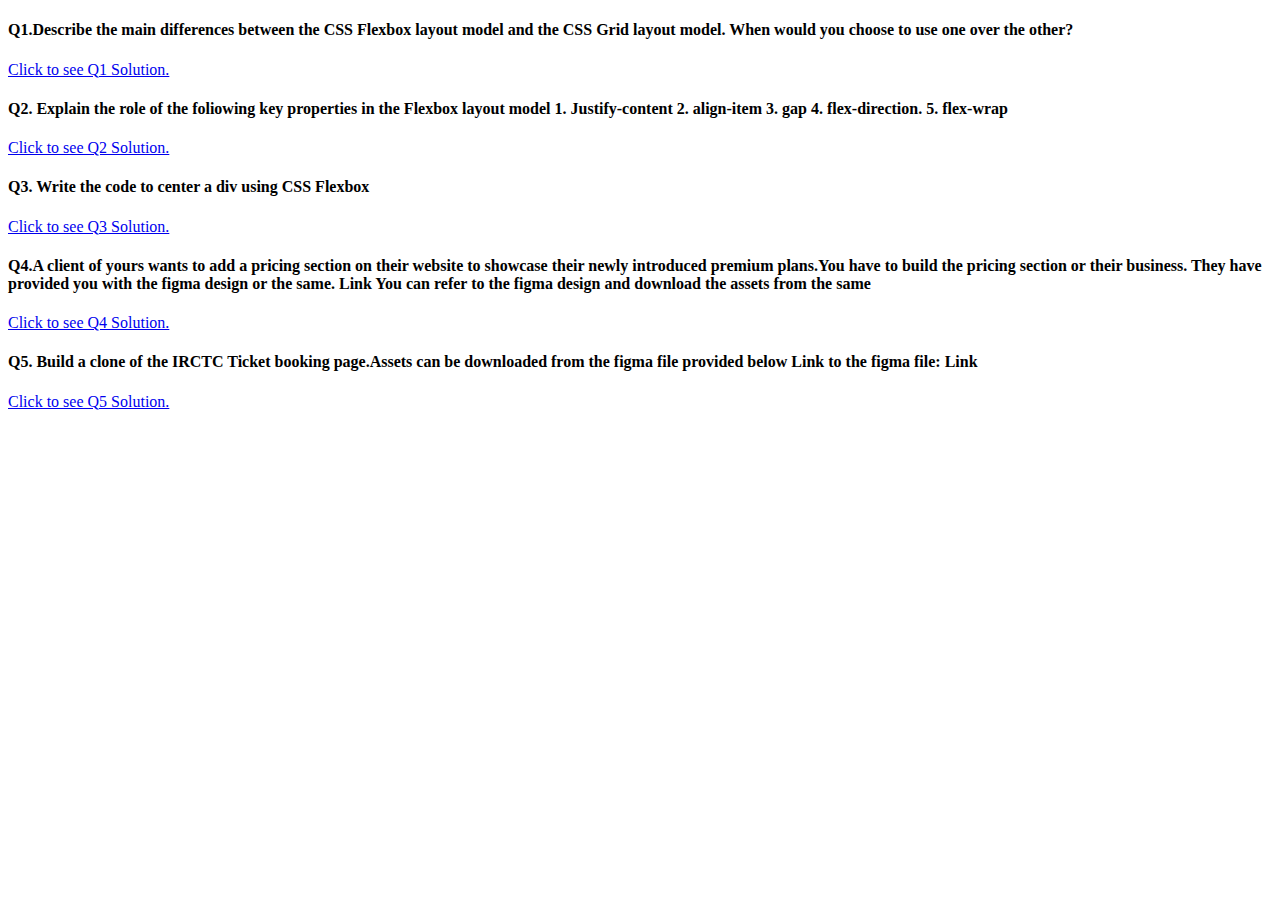
<file: index.html>
<!DOCTYPE html>
<html lang="en">
<head>
    <meta charset="UTF-8">
    <meta name="viewport" content="width=device-width, initial-scale=1.0">
    <title>Flexbox Assignment</title>
</head>
<body>
    <h4>Q1.Describe the main differences between the CSS Flexbox layout model and the CSS Grid layout model. When would you choose to use one over the other?</h4>
    
    <a href="./Q1.html" target="_blank">Click to see Q1 Solution.</a>

    <h4>Q2. Explain the role of the foliowing key properties in the Flexbox layout model
        1. Justify-content
        2. align-item
        3. gap
        4. flex-direction.
        5. flex-wrap</h4>
    
    <a href="./Q2.html" target="_blank">Click to see Q2 Solution.</a>

    <h4>Q3. Write the code to center a div using CSS Flexbox</h4>
    
    <a href="./Q3.html" target="_blank">Click to see Q3 Solution.</a>

    <h4>Q4.A client of yours wants to add a pricing section on their website to showcase their newly introduced premium plans.You have to build the pricing section or their business. They have provided you with the figma design or the same. Link You can refer to the figma design and download the assets from the same</h4>
    
    <a href="./Q4.html" target="_blank">Click to see Q4 Solution.</a>

    <h4>Q5. Build a clone of the IRCTC Ticket booking page.Assets can be downloaded from the figma file provided below Link to the figma file: Link</h4>
    
    <a href="./Q5.html" target="_blank">Click to see Q5 Solution.</a>
</body>
</html>
</file>
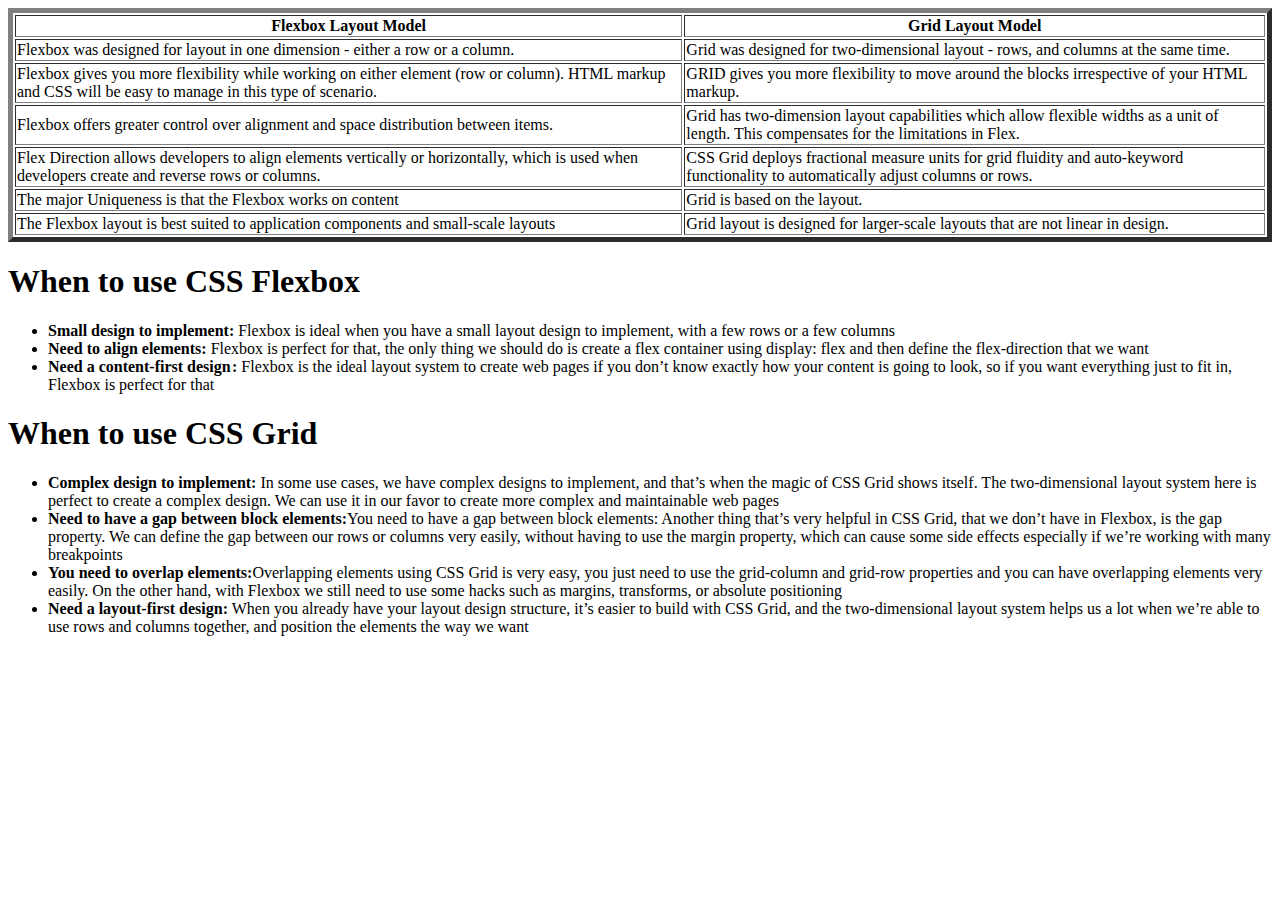
<file: Q1.html>
<!DOCTYPE html>
<html lang="en">
<head>
    <meta charset="UTF-8">
    <meta name="viewport" content="width=device-width, initial-scale=1.0">
    <title>Document</title>
</head>
<body>
    <!-- Describe the main differences between the CSS Flexbox layout model and the CSS Grid layout model. When would you choose to use one over the other? -->
    <table border="5">
        <tr>
            <th>Flexbox Layout Model</th>
            <th>Grid Layout Model</th>
        </tr>
        <tr>
            <td> Flexbox was designed for layout in one dimension - either a row or a column.</td>
            <td>Grid was designed for two-dimensional layout - rows, and columns at the same time.</td>
        </tr>
        <tr>
            <td>Flexbox gives you more flexibility while working on either element (row or column). HTML markup and CSS will be easy to manage in this type of scenario.</td>
            <td>GRID gives you more flexibility to move around the blocks irrespective of your HTML markup.</td>
        </tr>
        <tr>
            <td>Flexbox offers greater control over alignment and space distribution between items.</td>
            <td>Grid has two-dimension layout capabilities which allow flexible widths as a unit of length. This compensates for the limitations in Flex.</td>
        </tr>
        <tr>
            <td>Flex Direction allows developers to align elements vertically or horizontally, which is used when developers create and reverse rows or columns.</td>
            <td>CSS Grid deploys fractional measure units for grid fluidity and auto-keyword functionality to automatically adjust columns or rows.</td>
        </tr>
        <tr>
            <td>The major Uniqueness is that the Flexbox works on content </td>
            <td> Grid is based on the layout.</td>
        </tr>
        <tr>
            <td>The Flexbox layout is best suited to application components and small-scale layouts</td>
            <td>Grid layout is designed for larger-scale layouts that are not linear in design.</td>
        </tr>
    </table>
    <h1>When to use CSS Flexbox</h1>
    <ul>
        <li><strong>Small design to implement:</strong> Flexbox is ideal when you have a small layout design to implement, with a few rows or a few columns</li>
        <li><strong>Need to align elements:</strong> Flexbox is perfect for that, the only thing we should do is create a flex container using display: flex and then define the flex-direction that we want</li>
        <li><strong>Need a content-first design :</strong> Flexbox is the ideal layout system to create web pages if you don’t know exactly how your content is going to look, so if you want everything just to fit in, Flexbox is perfect for that</li>
    </ul>

    <h1>When to use CSS Grid</h1>
    <ul>
        <li><strong>Complex design to implement:</strong> In some use cases, we have complex designs to implement, and that’s when the magic of CSS Grid shows itself. The two-dimensional layout system here is perfect to create a complex design. We can use it in our favor to create more complex and maintainable web pages</li>
        <li><strong>Need to have a gap between block elements:</strong>You need to have a gap between block elements: Another thing that’s very helpful in CSS Grid, that we don’t have in Flexbox, is the gap property. We can define the gap between our rows or columns very easily, without having to use the margin property, which can cause some side effects especially if we’re working with many breakpoints</li>
        <li><strong>You need to overlap elements:</strong>Overlapping elements using CSS Grid is very easy, you just need to use the grid-column and grid-row properties and you can have overlapping elements very easily. On the other hand, with Flexbox we still need to use some hacks such as margins, transforms, or absolute positioning</li>
        <li><strong>Need a layout-first design:</strong>  When you already have your layout design structure, it’s easier to build with CSS Grid, and the two-dimensional layout system helps us a lot when we’re able to use rows and columns together, and position the elements the way we want</li>
    </ul>
</body>
</html>
</file>
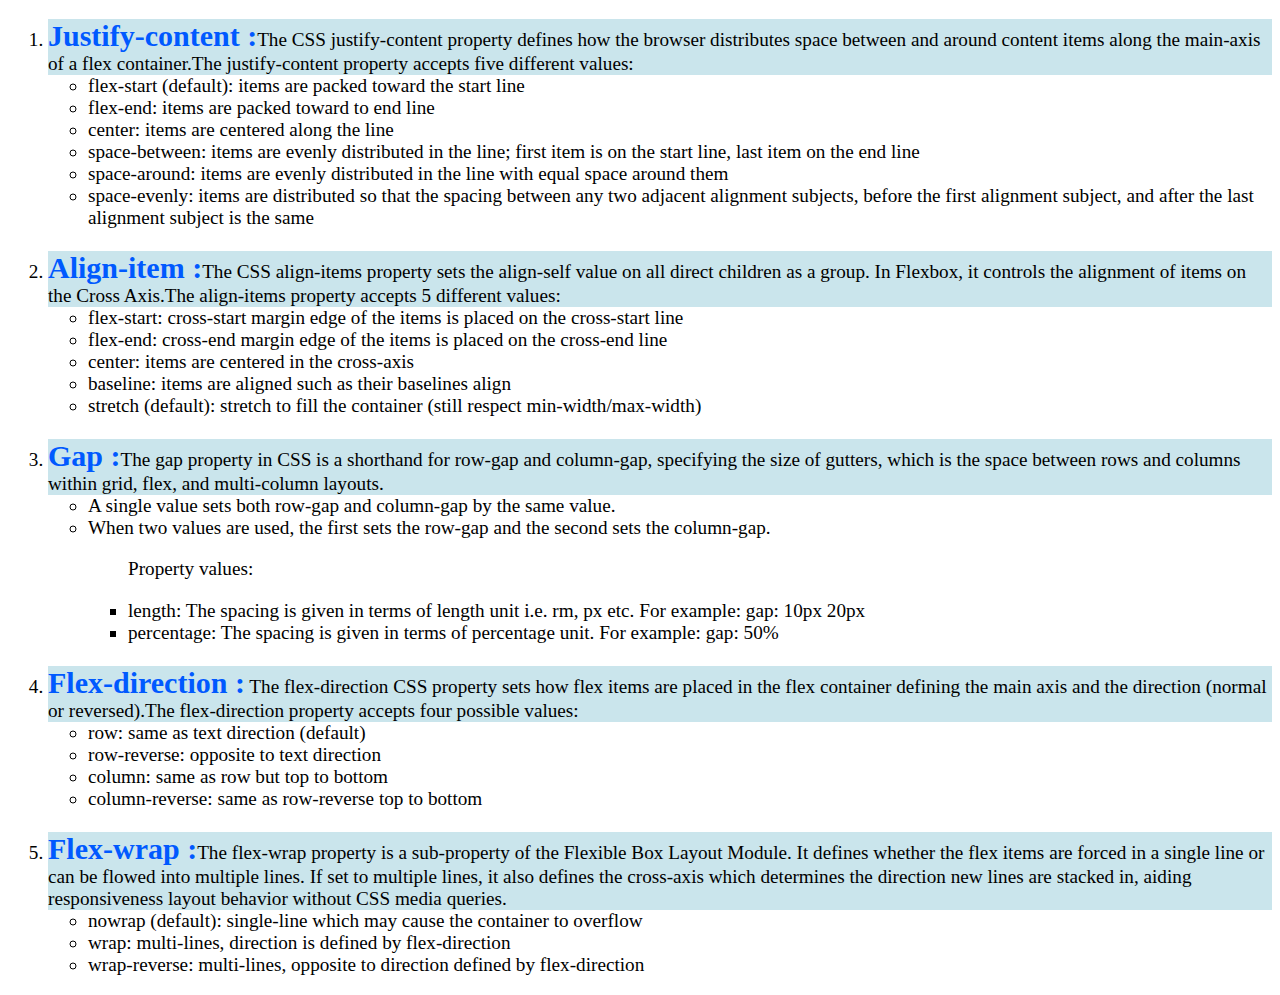
<file: Q2.html>
<!DOCTYPE html>
<html lang="en">
<head>
    <meta charset="UTF-8">
    <meta name="viewport" content="width=device-width, initial-scale=1.0">
    <title>Document</title>
    <style>
        .ordered-list{
            font-size: larger;

        }
        .ordered-list strong{
            font-size: 30px;
            color: #0059ff;
        }
        .one{
            background-color: #cae5ec;
        }
    
    </style>
</head>
<body>
    <!-- Explain the role of the foliowing key properties in the Flexbox layout model
    1. Justify-content
    2. align-item
    3. gap
    4. flex-directio.
    5. flex-wrap -->
    <ol class="ordered-list">
        <li class="one"><strong>Justify-content :</strong>The CSS justify-content property defines how the browser distributes space between and around content items along the main-axis of a flex container.The justify-content property accepts five different values:</li>
        <ul>
            <li>flex-start (default): items are packed toward the start line</li>
            <li>flex-end: items are packed toward to end line</li>
            <li>center: items are centered along the line</li>
            <li>space-between: items are evenly distributed in the line; first item is on the start line, last item on the end line</li>
            <li>space-around: items are evenly distributed in the line with equal space around them</li>
            <li>space-evenly: items are distributed so that the spacing between any two adjacent alignment subjects, before the first alignment subject, and after the last alignment subject is the same</li>
        </ul>
        <br>
        <li class="one"><strong>Align-item :</strong>The CSS align-items property sets the align-self value on all direct children as a group. In Flexbox, it controls the alignment of items on the Cross Axis.The align-items property accepts 5 different values:</li>
        <ul>
            <li>flex-start: cross-start margin edge of the items is placed on the cross-start line</li>
            <li>flex-end: cross-end margin edge of the items is placed on the cross-end line</li>
            <li>center: items are centered in the cross-axis</li>
            <li>baseline: items are aligned such as their baselines align</li>
            <li>stretch (default): stretch to fill the container (still respect min-width/max-width)</li>
        </ul>
        <br>
        <li  class="one"><strong>Gap :</strong>The gap property in CSS is a shorthand for row-gap and column-gap, specifying the size of gutters, which is the space between rows and columns within grid, flex, and multi-column layouts.</li>
        <ul>
            <li>A single value sets both row-gap and column-gap by the same value.</li>
            <li>When two values are used, the first sets the row-gap and the second sets the column-gap.</li>
            <ul>
            <p>Property values:</p>
            <li>length: The spacing is given in terms of length unit i.e. rm, px etc. For example: gap: 10px 20px</li>
            <li>percentage:  The spacing is given in terms of percentage unit. For example: gap: 50%</li>
        </ul>
        </ul>
        <br>
        <li  class="one"><strong>Flex-direction :</strong>
            The flex-direction CSS property sets how flex items are placed in the flex container defining the main axis and the direction (normal or reversed).The flex-direction property accepts four possible values:
        </li>
            <ul>
                <li>row: same as text direction (default)</li>
                <li>row-reverse: opposite to text direction</li>
                <li>column: same as row but top to bottom</li>
                <li>column-reverse: same as row-reverse top to bottom</li>
            </ul>
    
        <br>
        <li  class="one"><strong>Flex-wrap :</strong>The flex-wrap property is a sub-property of the Flexible Box Layout Module. It defines whether the flex items are forced in a single line or can be flowed into multiple lines. If set to multiple lines, it also defines the cross-axis which determines the direction new lines are stacked in, aiding responsiveness layout behavior without CSS media queries.
        </li>
        <ul>
            <li>nowrap (default): single-line which may cause the container to overflow</li>
            <li>wrap: multi-lines, direction is defined by flex-direction</li>
            <li>wrap-reverse: multi-lines, opposite to direction defined by flex-direction</li>
        </ul>
       
    </ol>
</body>
</html>
</file>
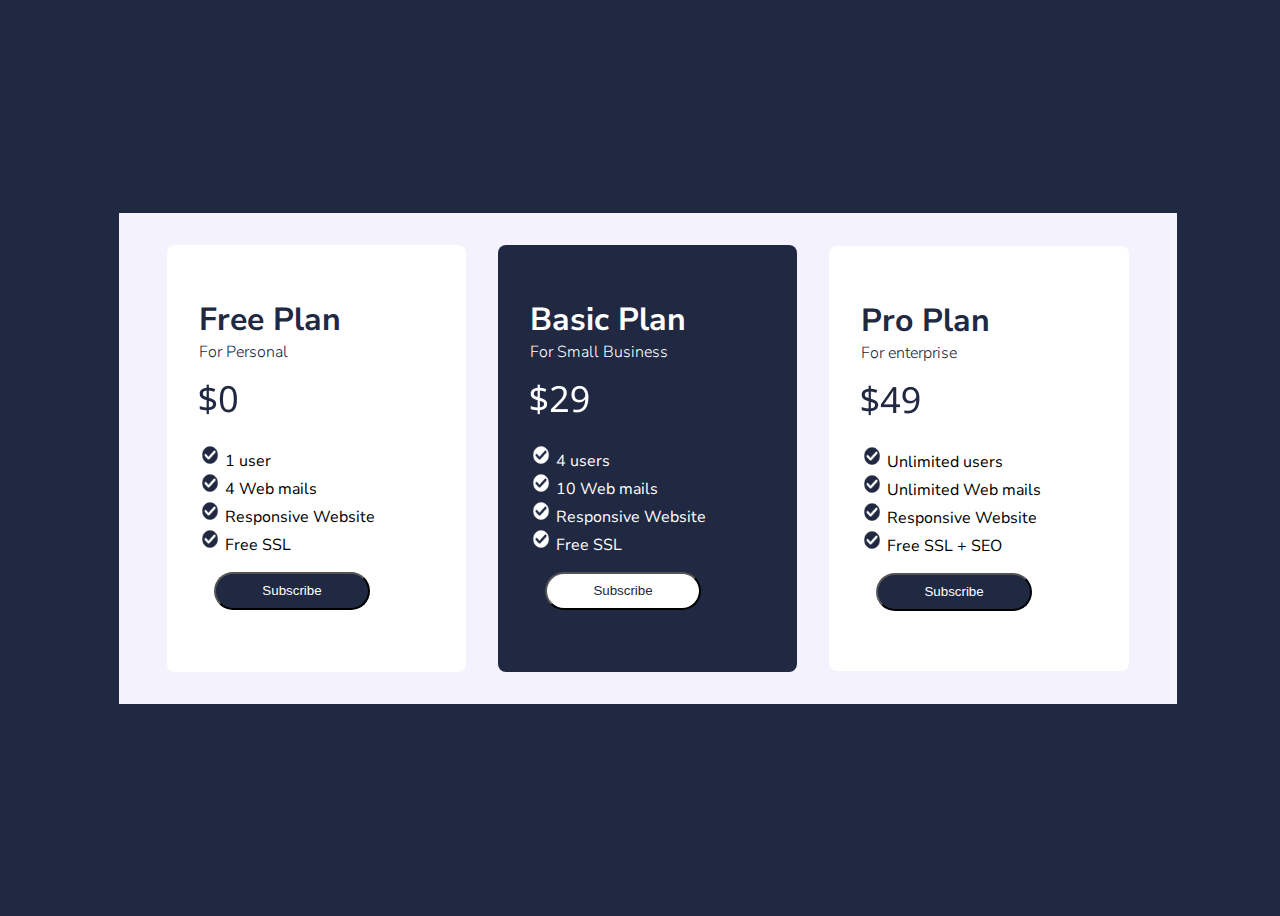
<file: Q4.html>
<!DOCTYPE html>
<html lang="en">
<head>
    <meta charset="UTF-8">
    <meta name="viewport" content="width=device-width, initial-scale=1.0">
    <title>Q4 Solution</title>
    <!-- google font link -->
    <link rel="preconnect" href="https://fonts.googleapis.com">
<link rel="preconnect" href="https://fonts.gstatic.com" crossorigin>
<link href="https://fonts.googleapis.com/css2?family=Nunito+Sans:opsz,wght@6..12,700&display=swap" rel="stylesheet">

    <style>
        body{
            background-color: #202842;
            width: 100vw;
            height: 100vh;
            display: flex;
            justify-content: center;
            align-items: center;
        }
        .pricing-section{
            width: 962px;
            height: 427px;
            padding: 32px 48px;
            background-color: #F4F2FD;
            gap: 32px;
            display: flex;
            justify-content: center;
            align-items: center;
        }
        .card{
            width: 262px;
            height: 363px;
            border-radius: 8px;
            padding: 32px;
            /* gap: 32px; */
            font-family: 'Nunito Sans', sans-serif;
        }
        .card1{
            background-color:#FFFFFF;
        }
        .card2{
            background-color:#202842;
        }
        .card3{
            width: 263px;
            height: 361px;
            background-color:#FFFFFF;
        }
        .card-details{
            width: 198px;
            height: 306px;
            margin-bottom: 16px;
        }
        .card-header{
            width: 198px;
            height: 108px;
        }
        .header-name{
            font-size: 32px;
            font-weight: 700;
            color:#202842;
            margin-bottom: 0px;
            padding-bottom: 0px;
        }
        .card-header h4{
            font-weight: 300;
            font-size: 16px;
            color:#202842;
            margin-top: 0px;
            padding-top: 0px;
        }
        .plan-details{
            width: 198px;
            height: 112px;
            padding: 0px, 0px, 0px, 8px;
        }
        .plan-details ul{
            list-style-type: none;
            margin-left: 0px;
            padding-left: 0px;
            font-size: 16px;
        }
        li img{
            width: 22px;
            height:22px;
        }
        .btn{
            width:156px;
            height:38px;
            padding: 8px, 24px, 8px, 24px;
            border-radius: 50px;
            color: white;
            background: #202842;
            margin-top: 16px;
            margin-left: 15px;
        
        }
        /* CARD-2 */

        .card2 .header-name{
            color: #FFFFFF;
        }
        .card2 h4{
            color: #FFFFFF;
        }
        .card2 ul{
            color: #FFFFFF;
        }
        .btn2{
            background: #FFFFFF;
            color: #202842;
        }

    </style>
</head>
<body>
    <div class="pricing-section">
        <div class="card card1">
            <div class="card-details">
                <div class="card-header">
                    <h1 class="header-name">Free Plan</h1>
                    <h4>For Personal</h4>
                    <img src="./imagesQ4/$0.png" alt="$0">
                </div>
                <br>
                <div class="plan-details">
                    <ul>
                        <li><img src="./imagesQ4/blueCheckMark.png" alt="check mark"> 1 user</li>
                        <li><img src="./imagesQ4/blueCheckMark.png" alt="check mark"> 4 Web mails</li>
                        <li><img src="./imagesQ4/blueCheckMark.png" alt="check mark"> Responsive Website</li>
                        <li><img src="./imagesQ4/blueCheckMark.png" alt="check mark"> Free SSL</li>
                    </ul>
                </div>
                <button class="btn btn1">Subscribe</button>
            </div>
        </div>
        <div class="card card2">
            <div class="card-details">
                    <div class="card-header">
                        <h1 class="header-name">Basic Plan</h1>
                        <h4>For Small Business</h4>
                        <img src="./imagesQ4/$29.png" alt="$29">
                    </div>
                    <br>
                    <div class="plan-details">
                        <ul>
                            <li><img src="./imagesQ4/whiteCheckMark.png" alt="check mark"> 4 users</li>
                            <li><img src="./imagesQ4/whiteCheckMark.png" alt="check mark"> 10 Web mails</li>
                            <li><img src="./imagesQ4/whiteCheckMark.png" alt="check mark"> Responsive Website</li>
                            <li><img src="./imagesQ4/whiteCheckMark.png" alt="check mark"> Free SSL</li>
                        </ul>
                    </div>
                    <button class="btn btn2">Subscribe</button>
                </div>
            </div>
        <div class="card card3">
            <div class="card-details">
                    <div class="card-header">
                        <h1 class="header-name">Pro Plan</h1>
                        <h4>For enterprise</h4>
                        <img src="./imagesQ4/$49.png" alt="$49">
                    </div>
                    <br>
                    <div class="plan-details">
                        <ul>
                            <li><img src="./imagesQ4/blueCheckMark.png" alt="check mark"> Unlimited users</li>
                            <li><img src="./imagesQ4/blueCheckMark.png" alt="check mark"> Unlimited Web mails</li>
                            <li><img src="./imagesQ4/blueCheckMark.png" alt="check mark"> Responsive Website</li>
                            <li><img src="./imagesQ4/blueCheckMark.png" alt="check mark"> Free SSL + SEO</li>
                        </ul>
                    </div>
                    <button class="btn btn1">Subscribe</button>
                </div>
            </div>
    </div>
</body>
</html>
</file>
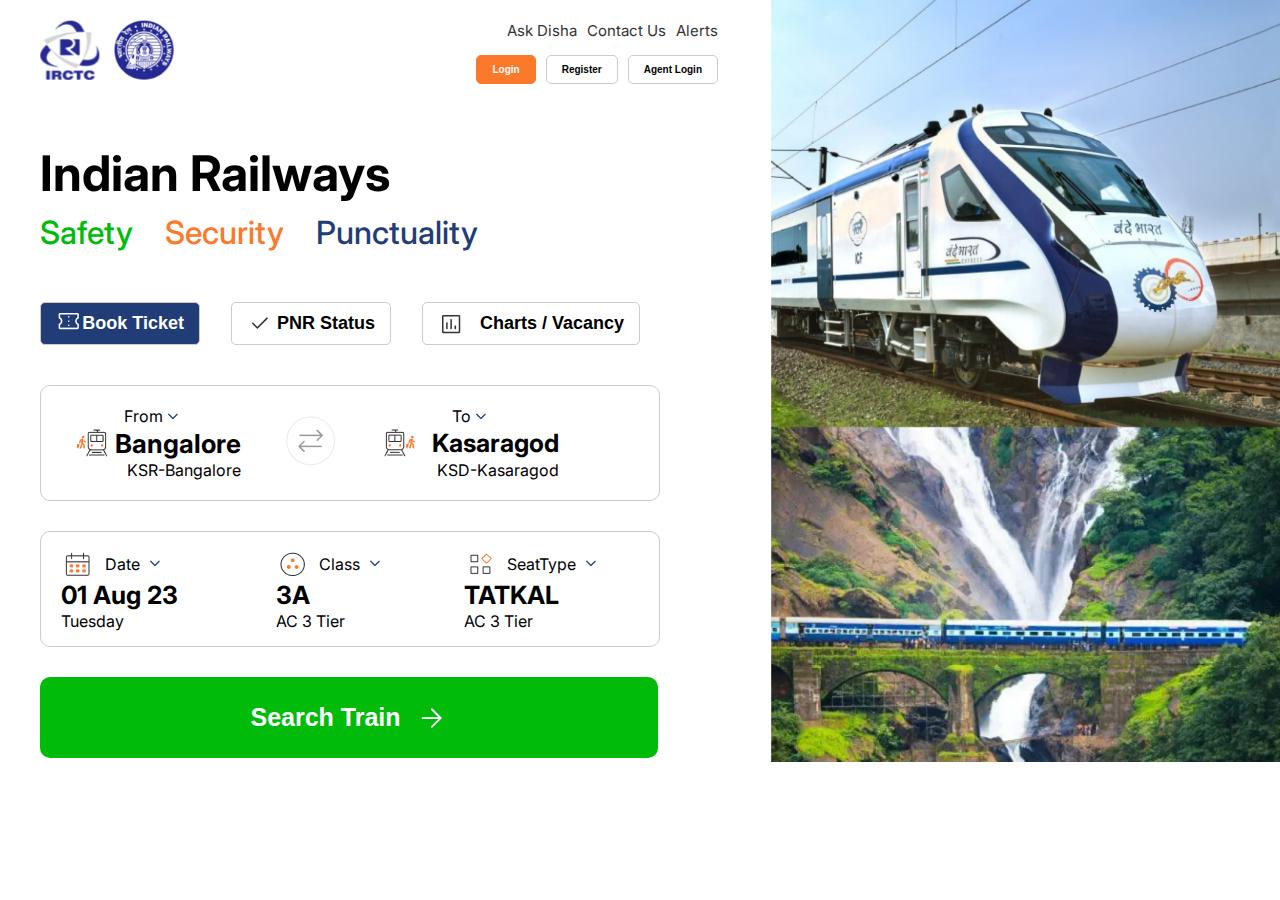
<file: Q5.html>
<!DOCTYPE html>
<html lang="en">
<head>
    <meta charset="UTF-8">
    <meta name="viewport" content="width=device-width, initial-scale=1.0">
    <!-- link to add CSS -->
    <link rel="stylesheet" href="styleQ5.css">
    <!-- link to add Google Font CSS -->
    <link rel="preconnect" href="https://fonts.googleapis.com">
<link rel="preconnect" href="https://fonts.gstatic.com" crossorigin>
<link href="https://fonts.googleapis.com/css2?family=Inter&display=swap" rel="stylesheet">
    <title>Q5 Solution</title>
</head>
<body>
    <!-- container -->
    <div class="container">
        <section class="leftContainer">
        <header>
            <!-- section for logo -->
            <div class="leftContainerLogo">
                <img src="./imagesQ5/logo1.png" alt="irctc logo">
                <img src="./imagesQ5/logo2.png" alt="bhartiya rail logo">
            </div>
            <!-- section for details -->
            <div class="leftContainerOptions">
                <ul>
                    <li><a href="#">Ask Disha</a></li>
                    <li><a href="#">Contact Us</a></li>
                    <li><a href="#">Alerts</a></li>
                </ul>
                <!-- buttons Group -->
            <div class="leftContainerButtonGroup">
                <button>Login</button>
                <button>Register</button>
                <button>Agent Login</button>
            </div>
        </div>
        </header>

        <!-- main section -->
        <section class="leftContainerMain">
            <h1>Indian Railways</h1>
            <h2><span class="greens">Safety</span><span class="oranges">Security</span><span class="blues">Punctuality</span></h2>
        <!-- main button section-->
            <div class="main-buttons">
                <button class="btn"><span><img src="./imagesQ5/BookTktImg.png" alt="BookTktImg"></span> Book Ticket</button>
                <button class="btn"><img src="./imagesQ5/tickImg.png" alt="tickImg"> PNR Status</button>
                <button class="btn"><img src="./imagesQ5/chartsImg.png" alt="chartsImg"> Charts / Vacancy</button>
            </div>
            <!-- main destination section -->
            <div class="leftContainerDestination">
                <div class="From">
                    <p>From <img src="./imagesQ5/Vector.png" alt="vector image"></p>
                    <p><img src="./imagesQ5/FromImg.png" alt="FromImg">Bangalore</p>
                    <p>KSR-Bangalore</p>
                </div>
                <div class="FromToImage"><img src="./imagesQ5/switchFromToImage.png" alt="switchFromToImage"></div>
                <div class="To">
                    <p>To <img src="./imagesQ5/Vector.png" alt="vector image"></p>
                    <p><img src="./imagesQ5/ToImg.png" alt="FromImg">Kasaragod</p>
                    <p>KSD-Kasaragod</p>
                </div>
            </div>
            <!-- main date section -->
            <div class="leftContainerDate">
                <div class="date">
                    <p> <img src="./imagesQ5/calender.png" alt="date calender"> Date  <img src="./imagesQ5/Vector.png" alt="vector image"></p>
                    <p>01 Aug 23</p>
                    <p>Tuesday</p>
                </div>
                <div class="trainClass">
                    <p> <img src="./imagesQ5/trainClassImg.png" alt="train class image">Class<img src="./imagesQ5/Vector.png" alt="vector image"></p>
                    <p>3A</p>
                    <p>AC 3 Tier</p>
                </div>
                <div class="seatType">
                    <p> <img src="./imagesQ5/seatTypeImg.png" alt="seatTypeImg">SeatType <img src="./imagesQ5/Vector.png" alt="vector image"></p>
                    <p>TATKAL</p>
                    <p>AC 3 Tier</p>
                </div>
            </div>

            <button class="search-train">Search Train <img src="./imagesQ5/search-train-arrow.png" alt="search-train-arrow"></button>
        </section>

        </section>
        <!-- section for the right container -->
        <section class="rightContainer">
                <img src="./imagesQ5/Train.png" alt="train">
        </section>
    </div>
</body>
</html>
</file>
<file: styleQ5.css>
/* CSS Reset */
*{
    margin: 0px;
    padding: 0px;
    outline: 0px;
    box-sizing: border-box;
}
.container{
    height: 100vh;
    display: flex;
    font-family: 'Inter', sans-serif;
}
/* designing the header part */
header{
    display: flex;
    align-items: center;
    justify-content: space-between;
}
.leftContainer{
    width: 60%;
    padding: 20px 50px 30px 40px;
}
.leftContainerLogo img{
    width: 60px;
    height: 60px;
}
.leftContainerLogo img:first-child{
    margin-right: 10px;
}
.leftContainerOptions{
    display: flex;
    flex-direction: column;
    gap: 15px;
}
.leftContainerOptions ul{
    display: flex;
    align-items: center;
    gap: 10px;
    align-self: flex-end;
    list-style: none;
}
.leftContainerOptions ul li a{
    text-decoration: none;
    color:#333333;
    font-size: 15px;
}
.leftContainerButtonGroup{
    display: flex;
    align-items: center;
    gap: 10px;
}
.leftContainerButtonGroup button{
    padding: 8px 15px;
    font-weight: bold;
    font-size: 10px;
    background-color: transparent;
    border:1px solid #ccc;
    border-radius: 5px;
}
.leftContainerButtonGroup button:first-child{
    background-color: #FB792B;
    border-color: #FB792B;
    color: white;
}
.rightContainer{
    width: 40%;
    height:max-content;
}
.rightContainer img{
    width: 100%;
    height: 100%;
}
.leftContainerMain h1{
    font-size: 49px;
    font-weight:bolder;
    line-height: 59px;
    margin-top: 60px;
    text-align: left;
    width: 370px;
    color: #000000;
    margin-bottom: 10px;
}
.leftContainerMain h2{
    font-size: 32px;
    line-height: 39px;
    width: 438px;
    display: flex;
    justify-content:space-between;
    margin-bottom: 50px;
    font-weight:500;
}
.leftContainerMain .greens{
    color: #01BB0A;
}
.leftContainerMain .oranges{
    color: #FB792B;
}
.leftContainerMain .blues{
    color: #213D77;
}
.leftContainerMain .main-buttons{
    display: flex;
    justify-content: space-between;
    width: 600px;
    gap: 20px;
}
.main-buttons .btn{
    background-color: #fff;
    padding:5px 15px;
    border: 1px solid #ccc;
    border-radius: 5px;
    width: 160px;
    display: flex;
    flex-direction: row;
    justify-content: space-between;
    gap:1px;
    align-items: center;
    font-weight: bolder;
    font-size: 18px;
    
}
.main-buttons .btn:first-child{
    background-color: #213D77;
    color: #FFFFFF;
}
.main-buttons .btn:last-child{
    width: 218px;
}
.leftContainerDestination{
    border:1px solid #ccc;
    border-radius: 10px;
    width: 620px;
    height: 116px;
    display: flex;
    justify-content: space-between;
    align-items: center;
    margin-top: 40px;
    padding: 20px;
    padding-right: 100px;
}
.leftContainerDestination :first-child{
    font-size: 16px;
    text-align: center;
}
.From :first-child,
.To :first-child {
display: inline-block;
display: flex;
align-items: center;
justify-content: center;
gap: 5px;
}
.From :nth-child(2){
    width: 180px;
    display: flex;
    justify-content: space-between;
    align-items: center;
    font-size:26px;
    font-weight:700;
    padding-left:15px;
}
.To :nth-child(2){
    width: 180px;
    display: flex;
    justify-content: space-between;
    align-items: center;
    font-size:25px;
    font-weight:700;
    padding-left: 5px;
}
.From :last-child,
.To :last-child{
    text-align: justify;
    float:right;
} 
.leftContainerDate{
    border:1px solid #ccc;
    border-radius: 10px;
    width: 620px;
    height: 116px;
    display: flex;
    justify-content: space-between;
    align-items: center;
    margin-top: 30px;
    padding: 20px;
    padding-right: 100px;
}
.date :first-child,
.trainClass :first-child,
.seatType :first-child{
    width: 90px;
    display: flex;
    flex-direction: row;
    justify-content:space-between;
    align-items:center;
    gap:10px;
}
.date :nth-child(2),
.trainClass :nth-child(2),
.seatType :nth-child(2){
    font-size: 25px;
    font-weight:bolder;
    font-family: Inter;
    line-height: 31px;
    text-align: left;
}

.search-train{
    background-color: #01BB0A;
    width: 618px;
    height: 81px;
    border-radius: 10px;
    color: #FFFFFF;
    font-size: 25px;
    font-weight: 900;
    border: none;
    display: flex;
    align-items: center;
    justify-content: center;
    gap: 15px;
    margin-top: 30px;
}
</file>
